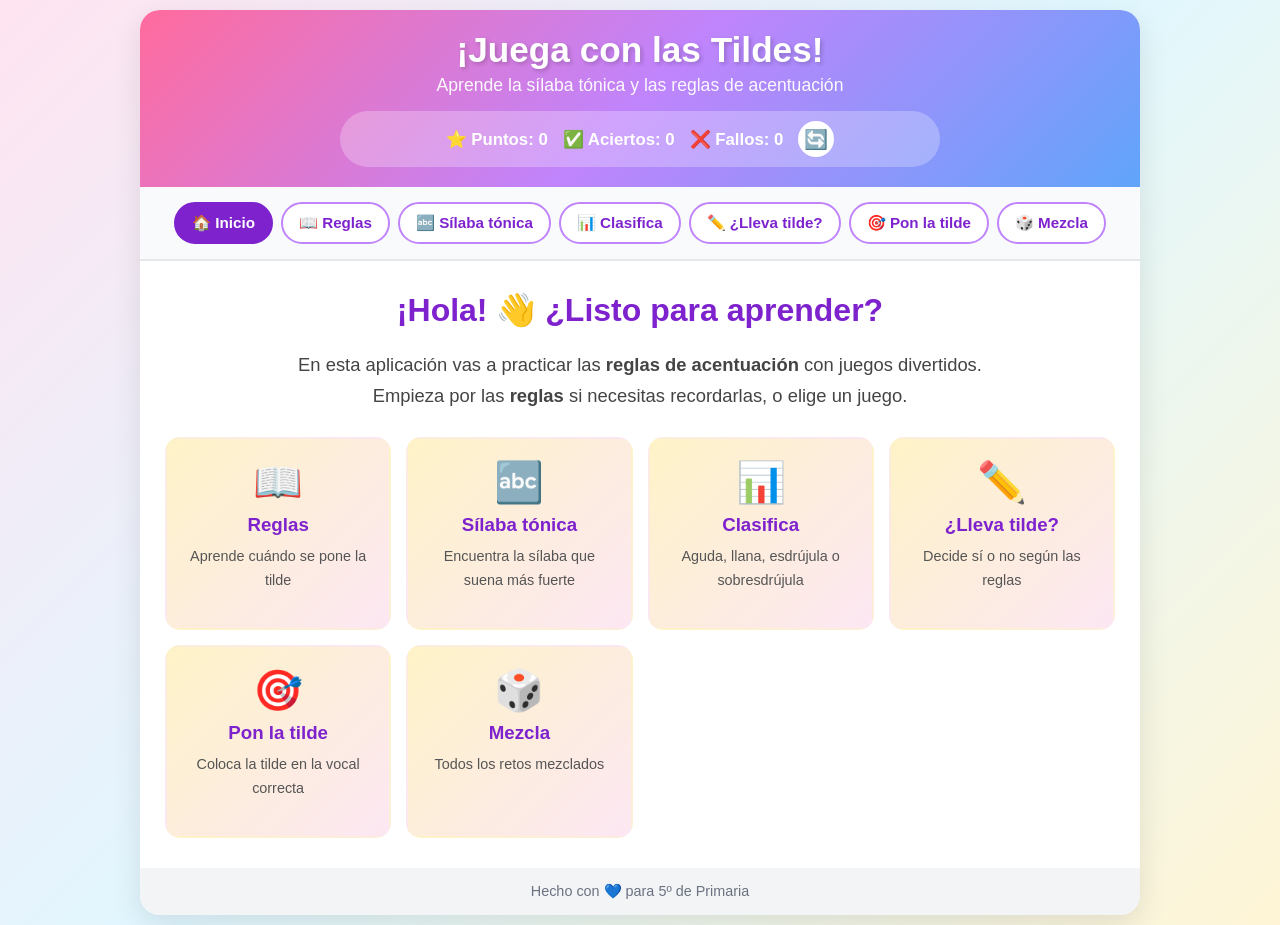
<file: index.html>
<!DOCTYPE html>
<html lang="es">
<head>
<meta charset="UTF-8">
<meta name="viewport" content="width=device-width, initial-scale=1.0">
<title>¡Juega con las Tildes! - 5º de Primaria</title>
<link rel="stylesheet" href="styles.css">
</head>
<body>
<div id="app">
  <header>
    <h1>¡Juega con las Tildes!</h1>
    <p class="subtitle">Aprende la sílaba tónica y las reglas de acentuación</p>
    <div id="scoreboard">
      <span class="score-item">⭐ Puntos: <strong id="puntos">0</strong></span>
      <span class="score-item">✅ Aciertos: <strong id="aciertos">0</strong></span>
      <span class="score-item">❌ Fallos: <strong id="fallos">0</strong></span>
      <button id="btn-reset" title="Reiniciar puntuación">🔄</button>
    </div>
  </header>

  <nav id="menu">
    <button class="menu-btn" data-game="inicio">🏠 Inicio</button>
    <button class="menu-btn" data-game="reglas">📖 Reglas</button>
    <button class="menu-btn" data-game="silaba">🔤 Sílaba tónica</button>
    <button class="menu-btn" data-game="clasifica">📊 Clasifica</button>
    <button class="menu-btn" data-game="tilde">✏️ ¿Lleva tilde?</button>
    <button class="menu-btn" data-game="pontilde">🎯 Pon la tilde</button>
    <button class="menu-btn" data-game="mezcla">🎲 Mezcla</button>
  </nav>

  <main id="screen"></main>

  <footer>
    <p>Hecho con 💙 para 5º de Primaria</p>
  </footer>
</div>
<script src="app.js"></script>
</body>
</html>
</file>
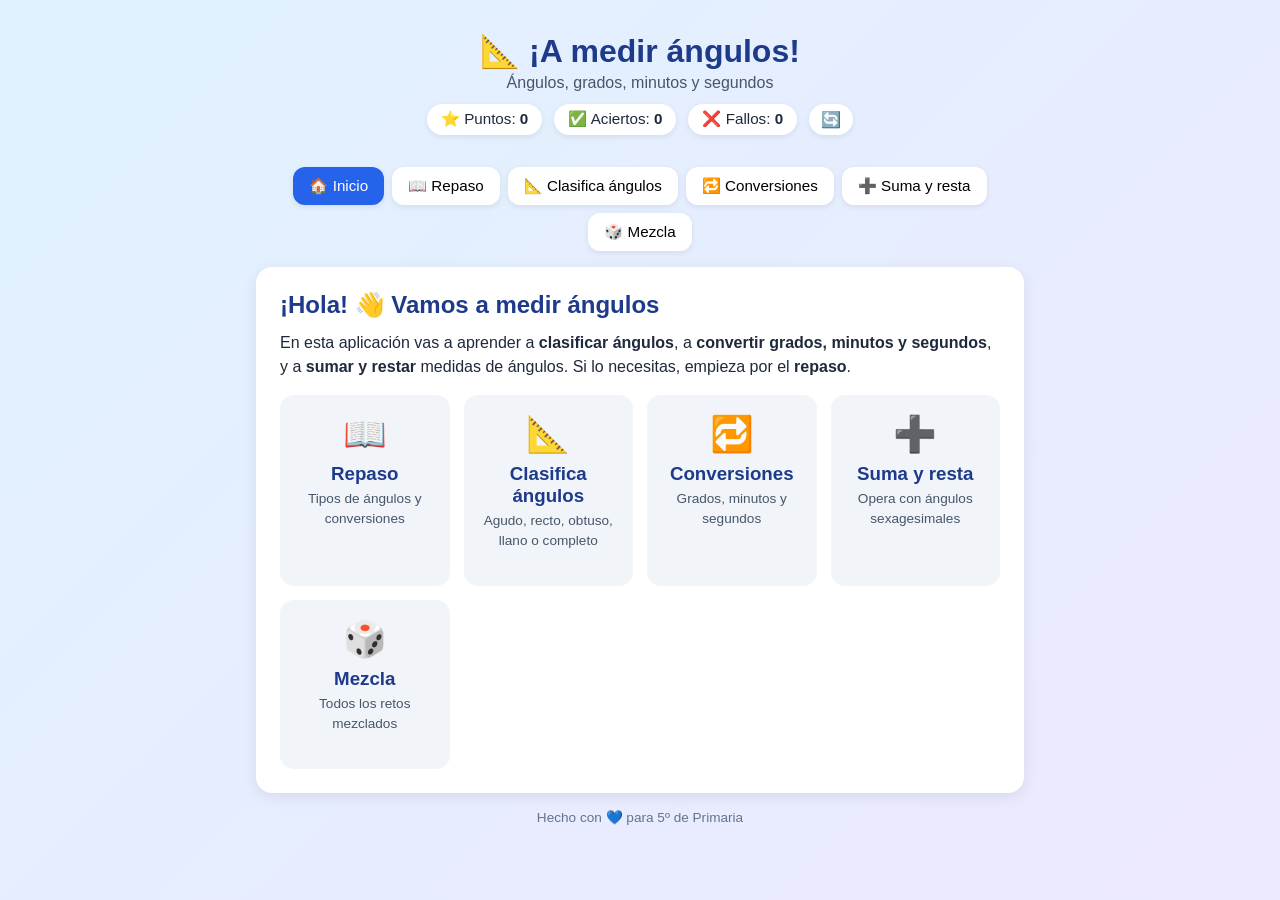
<file: angulos/index.html>
<!DOCTYPE html>
<html lang="es">
<head>
<meta charset="UTF-8">
<meta name="viewport" content="width=device-width, initial-scale=1.0">
<title>¡A medir ángulos! - 5º de Primaria</title>
<link rel="stylesheet" href="styles.css">
</head>
<body>
<div id="app">
  <header>
    <h1>📐 ¡A medir ángulos!</h1>
    <p class="subtitle">Ángulos, grados, minutos y segundos</p>
    <div id="scoreboard">
      <span class="score-item">⭐ Puntos: <strong id="puntos">0</strong></span>
      <span class="score-item">✅ Aciertos: <strong id="aciertos">0</strong></span>
      <span class="score-item">❌ Fallos: <strong id="fallos">0</strong></span>
      <button id="btn-reset" title="Reiniciar puntuación">🔄</button>
    </div>
  </header>

  <nav id="menu">
    <button class="menu-btn" data-game="inicio">🏠 Inicio</button>
    <button class="menu-btn" data-game="teoria">📖 Repaso</button>
    <button class="menu-btn" data-game="clasifica">📐 Clasifica ángulos</button>
    <button class="menu-btn" data-game="conversion">🔁 Conversiones</button>
    <button class="menu-btn" data-game="sumaresta">➕ Suma y resta</button>
    <button class="menu-btn" data-game="mezcla">🎲 Mezcla</button>
  </nav>

  <main id="screen"></main>

  <footer>
    <p>Hecho con 💙 para 5º de Primaria</p>
  </footer>
</div>
<script src="app.js"></script>
</body>
</html>
</file>
<file: styles.css>
* {
  box-sizing: border-box;
  margin: 0;
  padding: 0;
}

body {
  font-family: 'Comic Sans MS', 'Trebuchet MS', sans-serif;
  background: linear-gradient(135deg, #ffe4f1 0%, #e0f7ff 50%, #fff5d6 100%);
  min-height: 100vh;
  color: #333;
  padding: 10px;
}

#app {
  max-width: 1000px;
  margin: 0 auto;
  background: #fff;
  border-radius: 20px;
  box-shadow: 0 10px 30px rgba(0,0,0,0.1);
  overflow: hidden;
}

header {
  background: linear-gradient(135deg, #ff6b9d 0%, #c084fc 50%, #60a5fa 100%);
  color: white;
  padding: 20px;
  text-align: center;
}

header h1 {
  font-size: 2.2em;
  margin-bottom: 5px;
  text-shadow: 2px 2px 4px rgba(0,0,0,0.2);
}

.subtitle {
  font-size: 1.1em;
  opacity: 0.95;
  margin-bottom: 15px;
}

#scoreboard {
  display: flex;
  justify-content: center;
  flex-wrap: wrap;
  gap: 15px;
  align-items: center;
  background: rgba(255,255,255,0.25);
  border-radius: 50px;
  padding: 10px 20px;
  margin: 10px auto 0;
  max-width: 600px;
}

.score-item {
  font-size: 1.05em;
  font-weight: bold;
}

#btn-reset {
  background: white;
  color: #c084fc;
  border: none;
  border-radius: 50%;
  width: 36px;
  height: 36px;
  font-size: 1.2em;
  cursor: pointer;
  transition: transform 0.2s;
}

#btn-reset:hover {
  transform: rotate(180deg);
}

#menu {
  display: flex;
  flex-wrap: wrap;
  justify-content: center;
  gap: 8px;
  padding: 15px;
  background: #f9fafb;
  border-bottom: 2px solid #e5e7eb;
}

.menu-btn {
  background: white;
  border: 2px solid #c084fc;
  color: #7e22ce;
  padding: 10px 16px;
  border-radius: 25px;
  font-size: 0.95em;
  font-weight: bold;
  cursor: pointer;
  transition: all 0.2s;
  font-family: inherit;
}

.menu-btn:hover {
  background: #c084fc;
  color: white;
  transform: translateY(-2px);
}

.menu-btn.active {
  background: #7e22ce;
  color: white;
  border-color: #7e22ce;
}

main {
  padding: 30px 25px;
  min-height: 400px;
}

footer {
  text-align: center;
  padding: 15px;
  background: #f3f4f6;
  color: #6b7280;
  font-size: 0.9em;
}

/* Inicio */
.welcome {
  text-align: center;
}

.welcome h2 {
  color: #7e22ce;
  font-size: 2em;
  margin-bottom: 20px;
}

.welcome p {
  font-size: 1.15em;
  line-height: 1.7;
  max-width: 700px;
  margin: 0 auto 15px;
  color: #444;
}

.cards {
  display: grid;
  grid-template-columns: repeat(auto-fit, minmax(220px, 1fr));
  gap: 15px;
  margin-top: 25px;
}

.card {
  background: linear-gradient(135deg, #fef3c7 0%, #fce7f3 100%);
  border-radius: 15px;
  padding: 20px;
  text-align: center;
  cursor: pointer;
  transition: transform 0.2s, box-shadow 0.2s;
  border: 2px solid transparent;
}

.card:hover {
  transform: translateY(-5px);
  box-shadow: 0 10px 20px rgba(0,0,0,0.1);
  border-color: #c084fc;
}

.card .emoji {
  font-size: 2.5em;
  display: block;
  margin-bottom: 8px;
}

.card h3 {
  color: #7e22ce;
  margin-bottom: 8px;
}

.card p {
  font-size: 0.9em;
  color: #555;
}

/* Reglas */
.reglas-content h2 {
  color: #7e22ce;
  margin-bottom: 20px;
  text-align: center;
  font-size: 1.8em;
}

.regla-box {
  background: #f9fafb;
  border-left: 5px solid #c084fc;
  border-radius: 10px;
  padding: 18px 20px;
  margin-bottom: 15px;
}

.regla-box h3 {
  color: #7e22ce;
  margin-bottom: 8px;
}

.regla-box p {
  line-height: 1.6;
  color: #444;
}

.regla-box .ejemplo {
  background: white;
  padding: 10px 15px;
  border-radius: 8px;
  margin-top: 10px;
  font-style: italic;
  color: #555;
}

.regla-box .ejemplo strong {
  color: #dc2626;
  font-style: normal;
}

/* Juegos */
.game-area {
  text-align: center;
}

.game-area h2 {
  color: #7e22ce;
  margin-bottom: 10px;
  font-size: 1.6em;
}

.instruccion {
  background: #fef3c7;
  border-radius: 10px;
  padding: 12px 20px;
  margin-bottom: 25px;
  display: inline-block;
  font-size: 1.05em;
  color: #92400e;
}

.palabra-grande {
  font-size: 3em;
  font-weight: bold;
  color: #1f2937;
  margin: 25px 0;
  letter-spacing: 2px;
}

.silabas {
  display: flex;
  justify-content: center;
  flex-wrap: wrap;
  gap: 10px;
  margin: 25px 0;
}

.silaba-btn {
  background: white;
  border: 3px solid #60a5fa;
  color: #1e3a8a;
  font-size: 1.8em;
  padding: 15px 25px;
  border-radius: 12px;
  cursor: pointer;
  font-weight: bold;
  transition: all 0.2s;
  font-family: inherit;
  min-width: 80px;
}

.silaba-btn:hover:not(:disabled) {
  background: #60a5fa;
  color: white;
  transform: scale(1.05);
}

.silaba-btn.correcta {
  background: #22c55e;
  border-color: #16a34a;
  color: white;
  animation: bounce 0.5s;
}

.silaba-btn.incorrecta {
  background: #ef4444;
  border-color: #dc2626;
  color: white;
  animation: shake 0.5s;
}

@keyframes bounce {
  0%, 100% { transform: translateY(0); }
  50% { transform: translateY(-15px); }
}

@keyframes shake {
  0%, 100% { transform: translateX(0); }
  25% { transform: translateX(-8px); }
  75% { transform: translateX(8px); }
}

.opciones {
  display: grid;
  grid-template-columns: repeat(auto-fit, minmax(180px, 1fr));
  gap: 12px;
  max-width: 600px;
  margin: 25px auto;
}

.opcion-btn {
  background: white;
  border: 3px solid #c084fc;
  color: #7e22ce;
  font-size: 1.1em;
  padding: 18px 12px;
  border-radius: 12px;
  cursor: pointer;
  font-weight: bold;
  transition: all 0.2s;
  font-family: inherit;
}

.opcion-btn:hover:not(:disabled) {
  background: #c084fc;
  color: white;
  transform: scale(1.03);
}

.opcion-btn.correcta {
  background: #22c55e;
  border-color: #16a34a;
  color: white;
}

.opcion-btn.incorrecta {
  background: #ef4444;
  border-color: #dc2626;
  color: white;
}

.opcion-btn.mostrar-correcta {
  background: #fbbf24;
  border-color: #f59e0b;
  color: white;
}

.feedback {
  margin-top: 20px;
  padding: 15px 20px;
  border-radius: 10px;
  font-size: 1.1em;
  font-weight: bold;
  min-height: 30px;
  display: inline-block;
}

.feedback.ok {
  background: #d1fae5;
  color: #065f46;
}

.feedback.no {
  background: #fee2e2;
  color: #991b1b;
}

.btn-siguiente {
  background: linear-gradient(135deg, #7e22ce, #c084fc);
  color: white;
  border: none;
  padding: 14px 35px;
  border-radius: 25px;
  font-size: 1.1em;
  font-weight: bold;
  cursor: pointer;
  margin-top: 20px;
  font-family: inherit;
  transition: transform 0.2s;
}

.btn-siguiente:hover {
  transform: scale(1.05);
}

.silaba-btn:disabled,
.opcion-btn:disabled {
  cursor: not-allowed;
  opacity: 0.85;
}

/* Pon la tilde */
.letras-clickables {
  display: flex;
  justify-content: center;
  flex-wrap: wrap;
  gap: 5px;
  margin: 25px 0;
}

.letra-btn {
  background: white;
  border: 2px solid #d1d5db;
  font-size: 2.5em;
  padding: 10px 15px;
  border-radius: 10px;
  cursor: pointer;
  font-weight: bold;
  font-family: inherit;
  transition: all 0.2s;
  min-width: 55px;
}

.letra-btn.vocal {
  border-color: #60a5fa;
  color: #1e3a8a;
  cursor: pointer;
}

.letra-btn.vocal:hover:not(:disabled) {
  background: #60a5fa;
  color: white;
  transform: translateY(-5px);
}

.letra-btn.consonante {
  color: #6b7280;
  cursor: default;
}

.letra-btn.con-tilde {
  background: #fbbf24;
  border-color: #f59e0b;
  color: white;
}

.btn-secundario {
  background: white;
  color: #7e22ce;
  border: 2px solid #c084fc;
  padding: 10px 20px;
  border-radius: 20px;
  font-size: 1em;
  cursor: pointer;
  font-family: inherit;
  font-weight: bold;
  margin: 5px;
  transition: all 0.2s;
}

.btn-secundario:hover {
  background: #c084fc;
  color: white;
}

.pista {
  background: #dbeafe;
  border-radius: 10px;
  padding: 12px 18px;
  margin: 15px auto;
  max-width: 600px;
  color: #1e3a8a;
  font-size: 0.95em;
}

.explicacion {
  background: #fef3c7;
  border-radius: 10px;
  padding: 12px 18px;
  margin: 15px auto;
  max-width: 600px;
  color: #92400e;
  font-size: 0.95em;
  line-height: 1.5;
}

@media (max-width: 600px) {
  header h1 { font-size: 1.6em; }
  .palabra-grande { font-size: 2.2em; }
  .silaba-btn { font-size: 1.3em; padding: 12px 18px; }
  .letra-btn { font-size: 1.8em; padding: 8px 10px; min-width: 40px; }
  .menu-btn { font-size: 0.85em; padding: 8px 12px; }
}
</file>
<file: angulos/styles.css>
* { box-sizing: border-box; margin: 0; padding: 0; font-family: 'Segoe UI', Verdana, sans-serif; }

body {
  background: linear-gradient(135deg, #e0f2fe 0%, #ede9fe 100%);
  min-height: 100vh;
  color: #1e293b;
}

#app {
  max-width: 800px;
  margin: 0 auto;
  padding: 16px;
}

header {
  text-align: center;
  padding: 16px 0;
}

h1 {
  font-size: 2rem;
  color: #1e3a8a;
}

.subtitle {
  color: #475569;
  margin-top: 4px;
}

#scoreboard {
  display: flex;
  justify-content: center;
  flex-wrap: wrap;
  gap: 12px;
  margin-top: 12px;
}

.score-item {
  background: white;
  border-radius: 999px;
  padding: 6px 14px;
  box-shadow: 0 2px 6px rgba(0,0,0,0.08);
  font-size: 0.95rem;
}

#btn-reset {
  border: none;
  background: white;
  border-radius: 999px;
  padding: 6px 12px;
  cursor: pointer;
  box-shadow: 0 2px 6px rgba(0,0,0,0.08);
  font-size: 1rem;
}

#menu {
  display: flex;
  flex-wrap: wrap;
  justify-content: center;
  gap: 8px;
  margin: 16px 0;
}

.menu-btn {
  border: none;
  background: white;
  padding: 10px 16px;
  border-radius: 12px;
  cursor: pointer;
  font-size: 0.95rem;
  box-shadow: 0 2px 6px rgba(0,0,0,0.08);
  transition: transform 0.1s, background 0.2s;
}

.menu-btn:hover { transform: translateY(-2px); }

.menu-btn.active {
  background: #2563eb;
  color: white;
}

main#screen {
  background: white;
  border-radius: 16px;
  padding: 24px;
  min-height: 320px;
  box-shadow: 0 4px 16px rgba(0,0,0,0.08);
}

footer {
  text-align: center;
  padding: 16px 0;
  color: #64748b;
  font-size: 0.85rem;
}

/* ===== Inicio ===== */
.welcome h2 { color: #1e3a8a; margin-bottom: 12px; }
.welcome p { line-height: 1.5; margin-bottom: 16px; }

.cards {
  display: grid;
  grid-template-columns: repeat(auto-fit, minmax(160px, 1fr));
  gap: 14px;
}

.card {
  background: #f1f5f9;
  border-radius: 14px;
  padding: 18px;
  text-align: center;
  cursor: pointer;
  transition: transform 0.15s, background 0.2s;
}

.card:hover {
  background: #dbeafe;
  transform: translateY(-3px);
}

.card .emoji { font-size: 2.2rem; display: block; margin-bottom: 8px; }
.card h3 { color: #1e3a8a; margin-bottom: 4px; }
.card p { font-size: 0.85rem; color: #475569; }

/* ===== Repaso ===== */
.regla-box {
  background: #f8fafc;
  border-left: 4px solid #2563eb;
  border-radius: 8px;
  padding: 14px 16px;
  margin-bottom: 14px;
}

.regla-box h3 { color: #1e3a8a; margin-bottom: 6px; }
.regla-box p { line-height: 1.5; }

.ejemplo {
  background: #eff6ff;
  border-radius: 6px;
  padding: 6px 10px;
  margin-top: 6px;
  font-family: 'Courier New', monospace;
  font-size: 0.95rem;
}

.tabla-conversion {
  width: 100%;
  border-collapse: collapse;
  margin-top: 8px;
}

.tabla-conversion th, .tabla-conversion td {
  border: 1px solid #cbd5e1;
  padding: 8px;
  text-align: center;
}

.tabla-conversion th {
  background: #2563eb;
  color: white;
}

/* ===== Juegos ===== */
.game-area { text-align: center; }
.game-area h2 { color: #1e3a8a; margin-bottom: 8px; }
.instruccion { color: #475569; margin-bottom: 16px; }

.pregunta-grande {
  font-size: 1.6rem;
  font-weight: bold;
  background: #f1f5f9;
  border-radius: 12px;
  padding: 16px;
  margin-bottom: 16px;
  color: #1e293b;
}

.opciones {
  display: grid;
  grid-template-columns: repeat(auto-fit, minmax(140px, 1fr));
  gap: 10px;
  max-width: 600px;
  margin: 0 auto;
}

.opcion-btn {
  border: 2px solid #cbd5e1;
  background: white;
  border-radius: 12px;
  padding: 14px;
  font-size: 1.1rem;
  cursor: pointer;
  transition: all 0.15s;
}

.opcion-btn:hover { border-color: #2563eb; }

.opcion-btn.correcta {
  background: #bbf7d0;
  border-color: #22c55e;
}

.opcion-btn.incorrecta {
  background: #fecaca;
  border-color: #ef4444;
}

.opcion-btn.mostrar-correcta {
  background: #bbf7d0;
  border-color: #22c55e;
}

.opcion-btn:disabled { cursor: default; opacity: 0.85; }

.feedback {
  margin: 16px auto;
  font-size: 1.1rem;
  font-weight: bold;
  min-height: 28px;
}

.feedback.ok { color: #16a34a; }
.feedback.no { color: #dc2626; }

.explicacion {
  background: #fef9c3;
  border-radius: 10px;
  padding: 12px 16px;
  margin: 0 auto 16px;
  max-width: 560px;
  text-align: left;
  line-height: 1.5;
}

.btn-siguiente {
  background: #2563eb;
  color: white;
  border: none;
  padding: 12px 24px;
  border-radius: 999px;
  font-size: 1rem;
  cursor: pointer;
  transition: background 0.2s;
}

.btn-siguiente:hover { background: #1d4ed8; }

.angulo-svg { margin: 0 auto 16px; display: block; }

@media (max-width: 480px) {
  h1 { font-size: 1.5rem; }
  .pregunta-grande { font-size: 1.3rem; }
}
</file>
